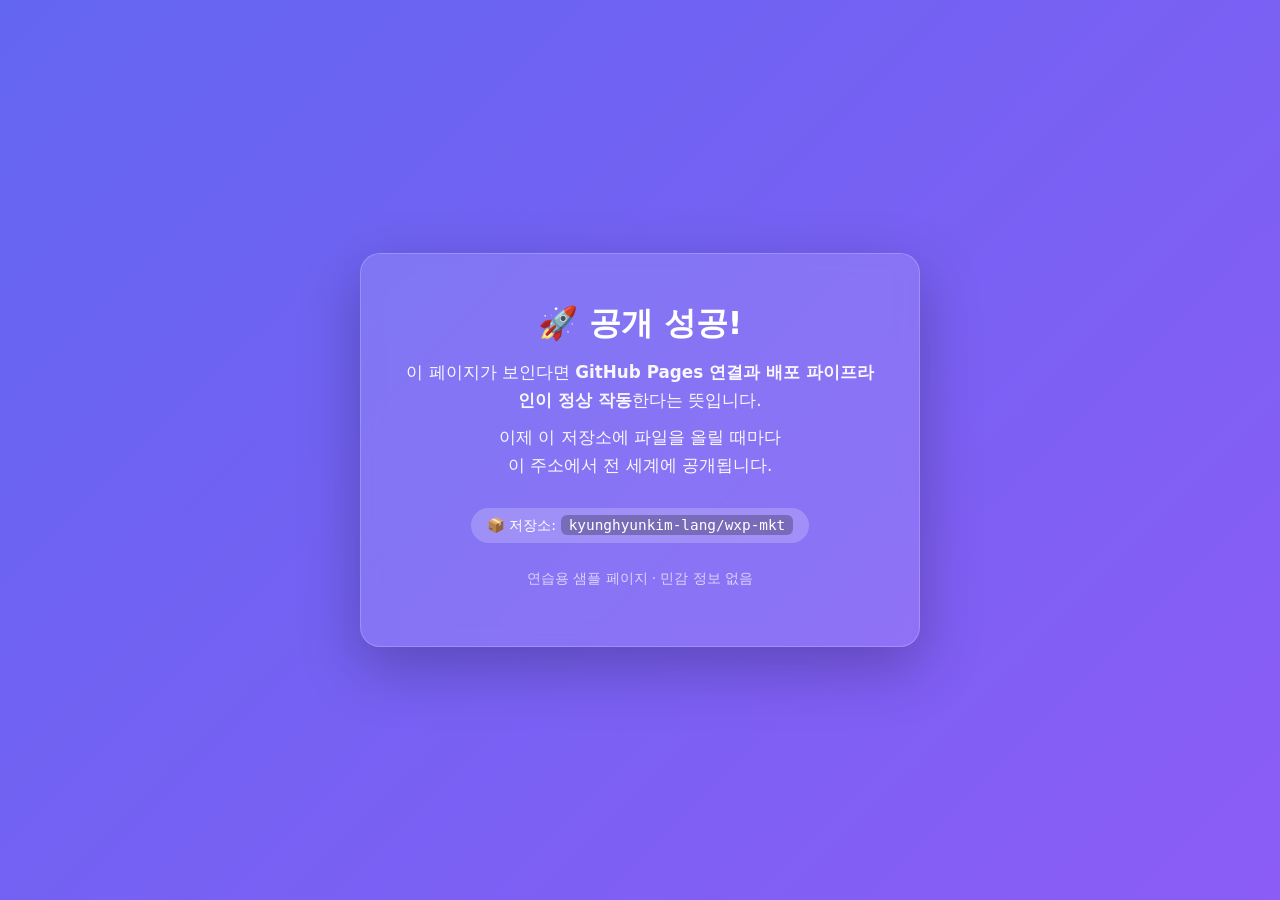
<file: index.html>
<!doctype html>
<html lang="ko">
<head>
  <meta charset="utf-8" />
  <meta name="viewport" content="width=device-width, initial-scale=1" />
  <title>wxp-mkt · 테스트 페이지</title>
  <style>
    :root { color-scheme: light dark; }
    * { box-sizing: border-box; }
    body {
      margin: 0; min-height: 100vh; display: grid; place-items: center;
      font-family: system-ui, -apple-system, "Segoe UI", "Malgun Gothic", sans-serif;
      background: linear-gradient(135deg, #6366f1 0%, #8b5cf6 100%);
      color: #fff; text-align: center; padding: 24px;
    }
    .card {
      background: rgba(255,255,255,0.12); backdrop-filter: blur(10px);
      border: 1px solid rgba(255,255,255,0.2); border-radius: 20px;
      padding: 48px 40px; max-width: 560px; width: 100%;
      box-shadow: 0 20px 60px rgba(0,0,0,0.25);
    }
    h1 { font-size: 2rem; margin: 0 0 12px; }
    p { font-size: 1.05rem; line-height: 1.7; opacity: 0.95; margin: 8px 0; }
    .badge {
      display: inline-block; margin-top: 20px; padding: 8px 16px;
      background: rgba(255,255,255,0.2); border-radius: 999px; font-size: 0.9rem;
    }
    code { background: rgba(0,0,0,0.25); padding: 2px 8px; border-radius: 6px; }
    .time { margin-top: 24px; font-size: 0.85rem; opacity: 0.7; }
  </style>
</head>
<body>
  <main class="card">
    <h1>🚀 공개 성공!</h1>
    <p>이 페이지가 보인다면 <strong>GitHub Pages 연결과 배포 파이프라인이 정상 작동</strong>한다는 뜻입니다.</p>
    <p>이제 이 저장소에 파일을 올릴 때마다<br />이 주소에서 전 세계에 공개됩니다.</p>
    <div class="badge">📦 저장소: <code>kyunghyunkim-lang/wxp-mkt</code></div>
    <p class="time">연습용 샘플 페이지 · 민감 정보 없음</p>
  </main>
</body>
</html>
</file>
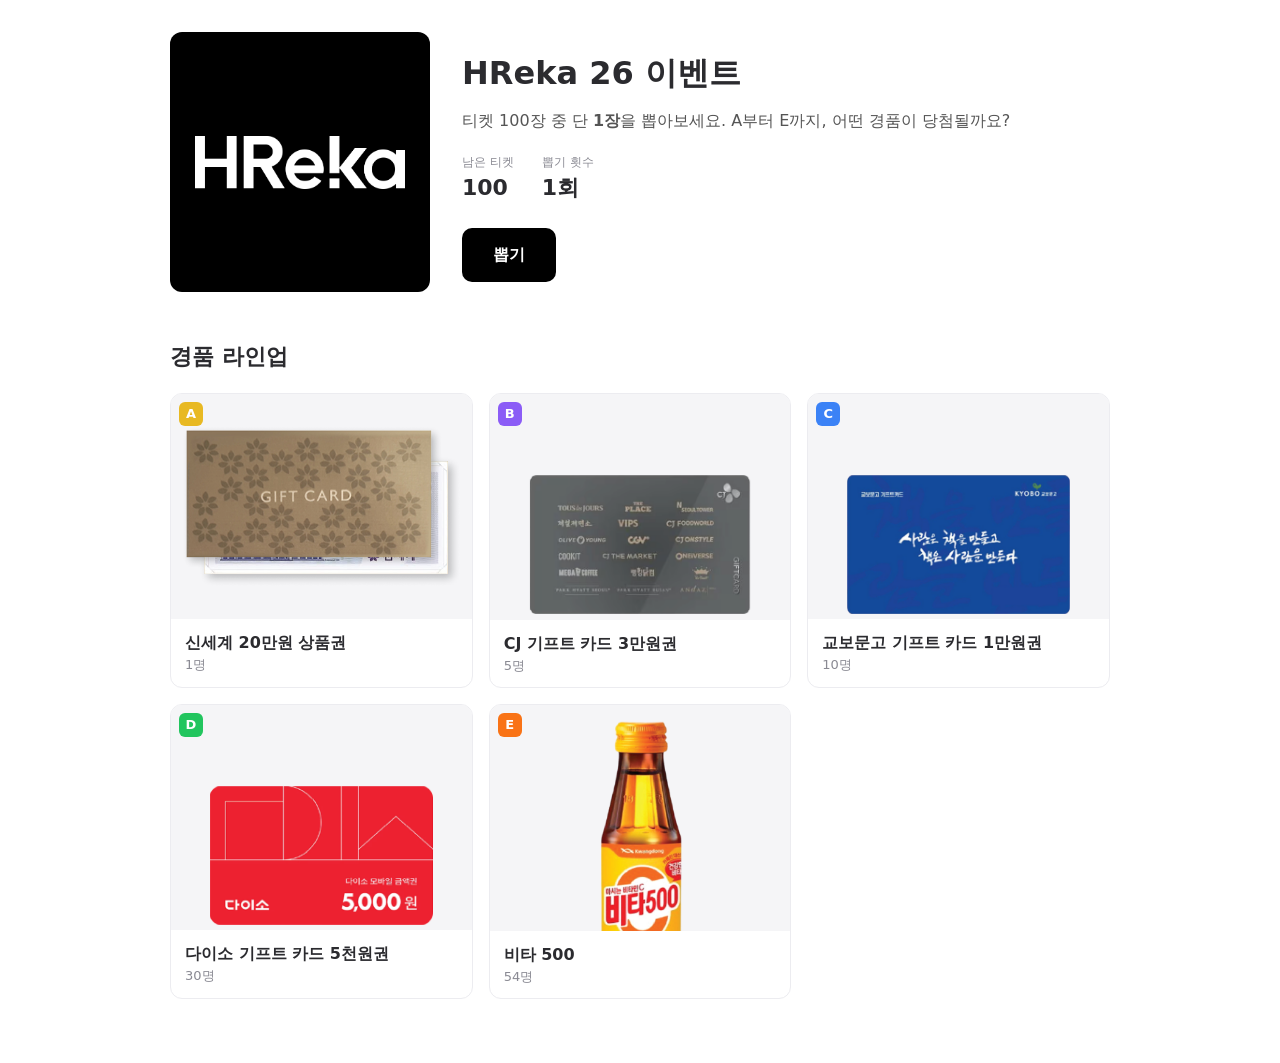
<file: kuji/index.html>
<!DOCTYPE html>
<html lang="ko">
<head>
  <meta charset="UTF-8" />
  <meta name="viewport" content="width=device-width, initial-scale=1.0" />
  <title>온라인 쿠지 — 복권 뽑기</title>
  <link rel="stylesheet" href="style.css" />
</head>
<body>
  <main class="wrap">

    <!-- ========== 1. 상품 페이지 ========== -->
    <section id="screen-product" class="screen is-active">
      <div class="product-hero">
        <div class="product-visual" aria-hidden="true">
          <div class="ticket-logo big"></div>
        </div>
        <div class="product-info">
          <h1 class="product-title">HReka 26 이벤트</h1>
          <p class="product-desc">
            티켓 100장 중 단 <strong>1장</strong>을 뽑아보세요.
            A부터 E까지, 어떤 경품이 당첨될까요?
          </p>
          <ul class="product-meta">
            <li><span>남은 티켓</span><strong id="stock-count">100</strong></li>
            <li><span>뽑기 횟수</span><strong>1회</strong></li>
          </ul>
          <button class="btn btn-primary btn-lg" id="go-select">뽑기</button>
        </div>
      </div>

      <h2 class="section-heading">경품 라인업</h2>
      <div class="prize-grid" id="prize-grid"><!-- JS로 채움 --></div>
    </section>

    <!-- ========== 2. 복권 선택 ========== -->
    <section id="screen-select" class="screen">
      <div class="select-topbar">
        <h2 class="select-title">복권 선택</h2>
        <button class="btn btn-ghost" id="back-to-product">뒤로 가기</button>
      </div>

      <div class="select-status">
        <span class="turn-badge">남은 <strong id="turns-left">1</strong>회</span>
        <span class="turn-badge">남은 복권 <strong id="stock-select">100</strong>장</span>
        <span class="select-guide">구매하실 복권을 선택해주세요.</span>
      </div>

      <ul class="notices">
        <li>※ 복권을 탭하면 선택됩니다.</li>
        <li>※ 선택하신 복권을 다시 탭하면 선택이 해제됩니다.</li>
      </ul>

      <div class="ticket-grid" id="ticket-grid" role="listbox" aria-label="복권 100장"><!-- JS로 채움 --></div>

      <div class="draw-bar">
        <span class="draw-hint" id="draw-hint">복권을 한 장 선택하세요.</span>
        <button class="btn btn-primary btn-lg" id="draw-btn" disabled>뽑기</button>
      </div>
    </section>

    <!-- ========== 3. 결과 ========== -->
    <section id="screen-result" class="screen">
      <div class="result-box">
        <p class="result-eyebrow">축하합니다! 결과는…</p>
        <div class="result-card" id="result-card">
          <span class="result-thumb" id="result-thumb"><img class="result-img" id="result-img" src="assets/prize-a.png" alt="신세계 20만원 상품권"></span>
          <span class="result-label" id="result-label">A</span>
          <span class="result-prize" id="result-prize">신세계 20만원 상품권</span>
        </div>
        <p class="result-remain">남은 복권 <strong id="stock-result">99</strong>장</p>
        <p class="result-soldout" id="result-soldout" hidden>모든 복권이 소진되었습니다! 🎉</p>
        <div class="result-actions">
          <button class="btn btn-primary btn-lg" id="draw-again-btn">한 번 더 뽑기</button>
          <button class="reset-link" id="reset-btn">처음부터</button>
        </div>
      </div>
    </section>

  </main>

  <!-- ========== 뽑기 애니메이션 오버레이 ========== -->
  <div id="draw-overlay" class="overlay" aria-hidden="true">
    <div class="overlay-inner">
      <p class="overlay-caption" id="overlay-caption">두구두구…</p>
      <div class="flip-card" id="flip-card">
        <div class="flip-face flip-front">
          <div class="ticket-logo"></div>
        </div>
        <div class="flip-face flip-back" id="flip-back">
          <span class="flip-grade" id="flip-grade">A</span>
        </div>
      </div>
      <button class="btn btn-light" id="overlay-confirm" hidden>결과 확인</button>
    </div>
  </div>

  <script src="script.js"></script>
</body>
</html>
</file>
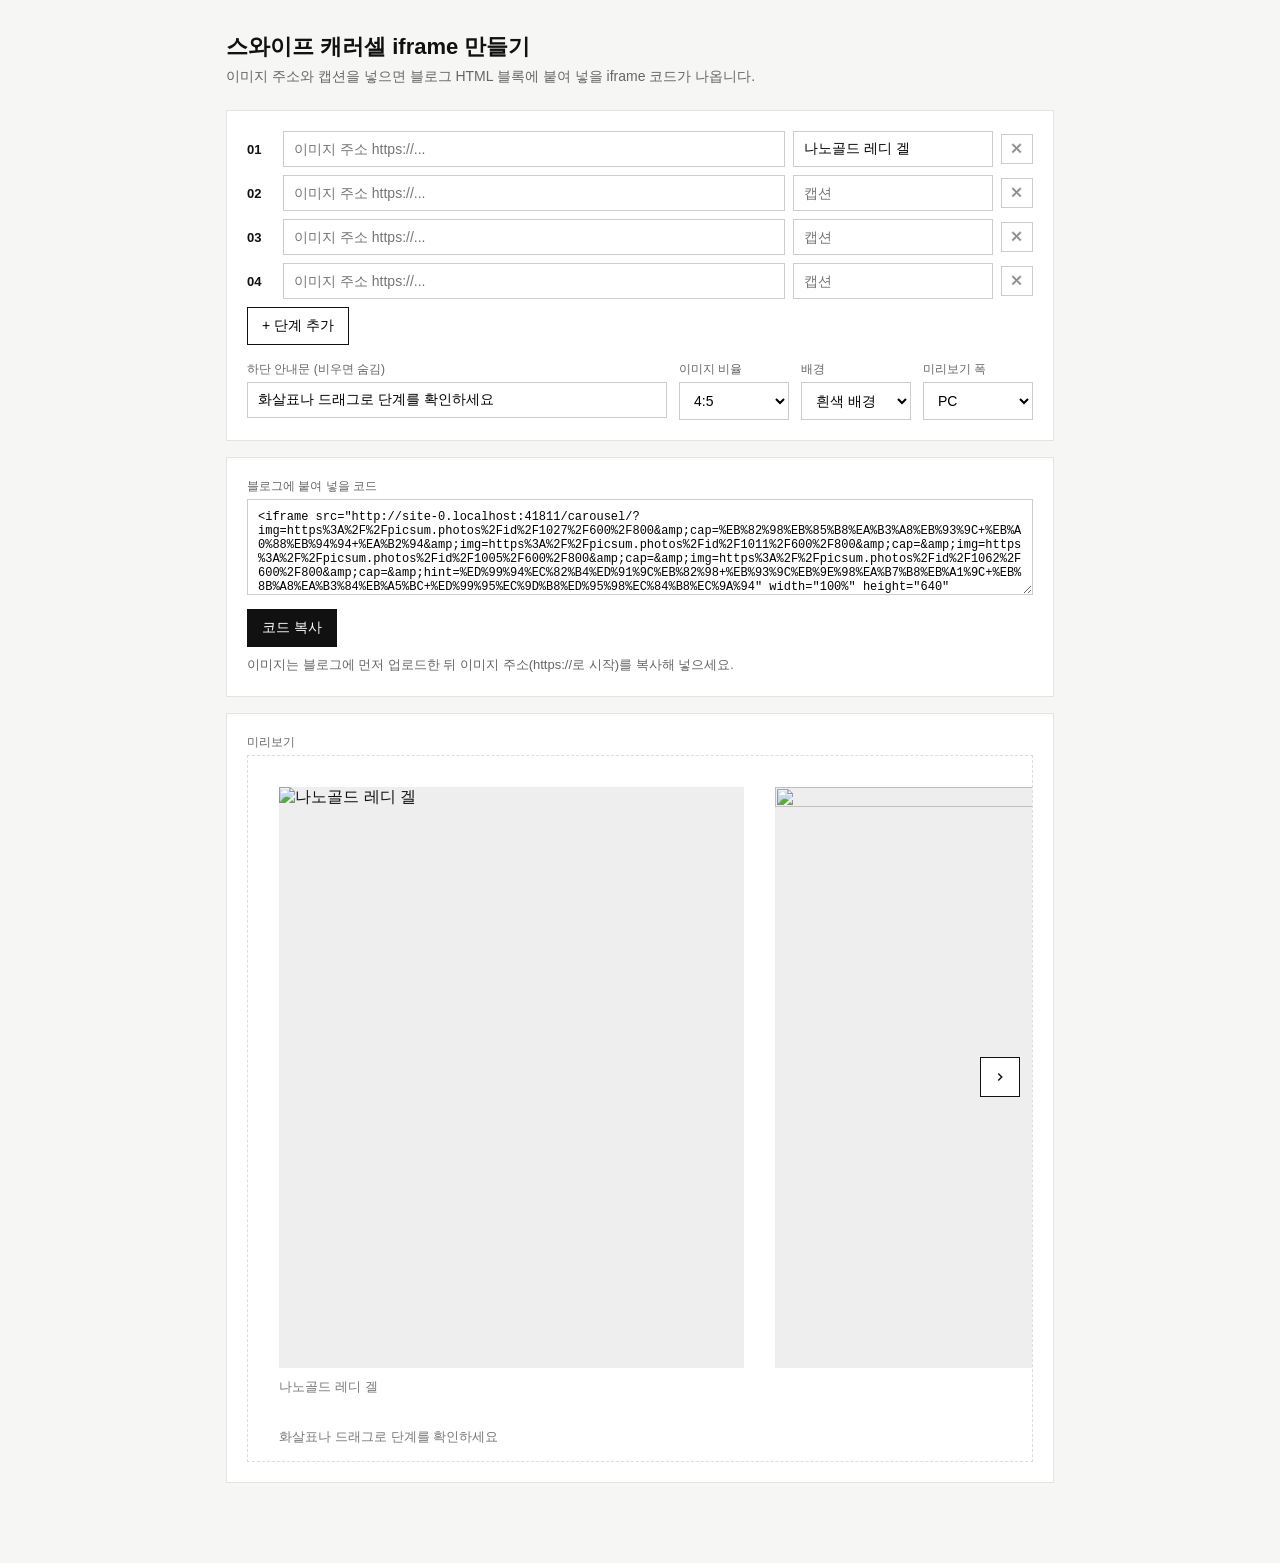
<file: carousel/make.html>
<!doctype html>
<html lang="ko">
<head>
<meta charset="utf-8">
<meta name="viewport" content="width=device-width, initial-scale=1">
<meta name="robots" content="noindex">
<title>Carousel Maker</title>
<style>
  * { box-sizing: border-box; }
  body { margin: 0; background: #f6f6f4; color: #111;
    font-family: "Pretendard", -apple-system, BlinkMacSystemFont, "Apple SD Gothic Neo", "Malgun Gothic", sans-serif; }
  main { max-width: 860px; margin: 0 auto; padding: 32px 16px 64px; }
  h1 { font-size: 22px; margin: 0 0 6px; }
  .sub { color: #666; font-size: 14px; margin: 0 0 24px; }
  .card { background: #fff; border: 1px solid #e3e3e0; padding: 20px; margin-bottom: 16px; }
  .row { display: grid; grid-template-columns: 28px 1fr 200px 32px; gap: 8px; align-items: center; margin-bottom: 8px; }
  .row b { font-size: 13px; }
  input, select { width: 100%; padding: 9px 10px; border: 1px solid #ccc; font: inherit; font-size: 14px; background: #fff; }
  button { font: inherit; font-size: 14px; padding: 9px 14px; border: 1px solid #111; background: #fff; cursor: pointer; }
  button.primary { background: #111; color: #fff; }
  .del { padding: 6px 0; border-color: #ccc; color: #888; }
  .opts { display: grid; grid-template-columns: 1fr 110px 110px 110px; gap: 12px; margin-top: 16px; }
  label { font-size: 12px; color: #666; display: block; margin-bottom: 4px; }
  textarea { width: 100%; height: 96px; font-family: Consolas, monospace; font-size: 12px; padding: 10px; border: 1px solid #ccc; resize: vertical; }
  .actions { display: flex; gap: 8px; margin-top: 10px; }
  .preview iframe { width: 100%; border: 1px dashed #ddd; display: block; background: #fff; margin: 0 auto; }
  .note { font-size: 13px; color: #666; line-height: 1.6; margin: 8px 0 0; }
  @media (max-width: 600px) {
    .row { grid-template-columns: 24px 1fr 32px; }
    .row input.cap { grid-column: 2 / 3; }
    .opts { grid-template-columns: 1fr; }
  }
</style>
</head>
<body>
<main>
  <h1>스와이프 캐러셀 iframe 만들기</h1>
  <p class="sub">이미지 주소와 캡션을 넣으면 블로그 HTML 블록에 붙여 넣을 iframe 코드가 나옵니다.</p>

  <div class="card">
    <div id="rows"></div>
    <button type="button" id="add">+ 단계 추가</button>
    <div class="opts">
      <div><label>하단 안내문 (비우면 숨김)</label><input id="hint" value="화살표나 드래그로 단계를 확인하세요"></div>
      <div><label>이미지 비율</label>
        <select id="ratio"><option>4:5</option><option>3:4</option><option>1:1</option><option>2:3</option><option>16:9</option></select></div>
      <div><label>배경</label>
        <select id="theme"><option value="">흰색 배경</option><option value="dark">검정 배경</option></select></div>
      <div><label>미리보기 폭</label>
        <select id="pvw"><option value="100%">PC</option><option value="360px">모바일</option></select></div>
    </div>
  </div>

  <div class="card">
    <label>블로그에 붙여 넣을 코드</label>
    <textarea id="code" readonly></textarea>
    <div class="actions"><button type="button" class="primary" id="copy">코드 복사</button></div>
    <p class="note">이미지는 블로그에 먼저 업로드한 뒤 이미지 주소(https://로 시작)를 복사해 넣으세요.</p>
  </div>

  <div class="card preview">
    <label>미리보기</label>
    <iframe id="pv" title="미리보기"></iframe>
  </div>
</main>

<script>
(function () {
  var base = new URL('./', location.href).href;
  var rows = document.getElementById('rows');
  var init = [['', '나노골드 레디 겔'], ['', ''], ['', ''], ['', '']];

  function addRow(img, cap) {
    var r = document.createElement('div'); r.className = 'row';
    r.innerHTML = '<b></b><input class="img" placeholder="이미지 주소 https://..."><input class="cap" placeholder="캡션"><button type="button" class="del" aria-label="삭제">✕</button>';
    r.querySelector('.img').value = img || '';
    r.querySelector('.cap').value = cap || '';
    r.querySelector('.del').onclick = function () { r.remove(); render(); };
    rows.appendChild(r);
  }
  function esc(s) { return s.replace(/&/g, '&amp;').replace(/"/g, '&quot;'); }

  var timer;
  function render() {
    var list = rows.querySelectorAll('.row');
    var p = new URLSearchParams();
    list.forEach(function (r, i) {
      r.querySelector('b').textContent = String(i + 1).padStart(2, '0');
      var img = r.querySelector('.img').value.trim();
      p.append('img', img || 'https://picsum.photos/id/' + [1027, 1011, 1005, 1062, 1043, 1050][i % 6] + '/600/800');
      p.append('cap', r.querySelector('.cap').value.trim());
    });
    var hint = document.getElementById('hint').value.trim();
    p.set('hint', hint);
    var ratio = document.getElementById('ratio').value;
    if (ratio !== '4:5') p.set('ratio', ratio);
    if (document.getElementById('theme').value === 'dark') { p.set('bg', '000000'); p.set('fg', 'ffffff'); }
    // iframe 높이를 폭에 비례시킴: 이미지가 본문 폭의 약 64%를 차지하도록 + 캡션·안내문 자리(폭의 약 10%)
    var rw = +ratio.split(':')[0], rh = +ratio.split(':')[1];
    var k = Math.round((0.64 * rh / rw + 0.1) * 1000);   // 높이/폭 × 1000
    var ar = '1000 / ' + k;
    var url = base + '?' + p.toString();
    document.getElementById('code').value =
      '<iframe src="' + esc(url) + '" width="100%" height="640" style="border:0;display:block;width:100%;height:auto;aspect-ratio:' + ar + '" loading="lazy" title="스와이프 캐러셀"></iframe>';
    clearTimeout(timer);
    timer = setTimeout(function () {
      var pv = document.getElementById('pv');
      pv.style.width = document.getElementById('pvw').value;
      pv.style.height = 'auto';
      pv.style.aspectRatio = ar;
      if (pv.getAttribute('src') !== url) pv.src = url;
    }, 300);
  }

  init.forEach(function (x) { addRow(x[0], x[1]); });
  document.getElementById('add').onclick = function () { addRow('', ''); render(); };
  document.addEventListener('input', render);
  document.addEventListener('change', render);
  document.getElementById('copy').onclick = function () {
    var t = document.getElementById('code');
    t.select();
    (navigator.clipboard ? navigator.clipboard.writeText(t.value) : Promise.reject())
      .catch(function () { document.execCommand('copy'); })
      .then(function () { var b = document.getElementById('copy'); b.textContent = '복사됨'; setTimeout(function () { b.textContent = '코드 복사'; }, 1200); });
  };
  render();
})();
</script>
</body>
</html>
</file>
<file: kuji/style.css>
/* ===== 기본 리셋 & 토큰 ===== */
:root {
  --pink: #f4a6b8;
  --pink-soft: #f9c9d5;
  --pink-deep: #e5738d;
  --ink: #2b2b2f;
  --muted: #8a8a93;
  --line: #ececf0;
  --bg: #ffffff;
  --radius: 12px;

  /* 등급 색상 */
  --g-a: #e8b923;
  --g-b: #8b5cf6;
  --g-c: #3b82f6;
  --g-d: #22c55e;
  --g-e: #f97316;
}

* { box-sizing: border-box; margin: 0; padding: 0; }

body {
  font-family: "Malgun Gothic", "Apple SD Gothic Neo", "Segoe UI", system-ui, sans-serif;
  color: var(--ink);
  background: var(--bg);
  line-height: 1.5;
  -webkit-font-smoothing: antialiased;
}

.wrap { max-width: 980px; margin: 0 auto; padding: 0 20px; }

/* ===== 화면 전환 ===== */
.screen { display: none; padding: 32px 0 64px; }
.screen.is-active { display: block; animation: fadeIn .3s ease; }
@keyframes fadeIn { from { opacity: 0; transform: translateY(6px); } to { opacity: 1; transform: none; } }

/* ===== 버튼 ===== */
.btn {
  font: inherit; font-weight: 600; cursor: pointer;
  border: 1px solid transparent; border-radius: 10px;
  padding: 10px 18px; transition: transform .08s ease, filter .15s ease, background .15s ease;
}
.btn:active { transform: translateY(1px); }
.btn-primary { background: #000000; color: #fff; }
.btn-primary:hover:not(:disabled) { background: #222222; }
.btn-primary:disabled { background: #d9d9e0; color: #fff; cursor: not-allowed; filter: none; }
.btn-ghost { background: #000000; color: #fff; font-size: 13px; padding: 8px 14px; }
.btn-light { background: #fff; color: var(--ink); border-color: var(--line); }
.btn-lg { padding: 14px 30px; font-size: 16px; }

/* ===== 상품 페이지 ===== */
.product-hero {
  display: grid; grid-template-columns: 260px 1fr; gap: 32px;
  align-items: center; margin-bottom: 48px;
}
.product-visual {
  aspect-ratio: 1; border-radius: var(--radius);
  background: #000000;
  display: grid; place-items: center;
}
.product-title { font-size: 32px; margin: 6px 0 12px; }
.product-desc { color: #555; margin-bottom: 20px; }
.product-meta { list-style: none; display: flex; gap: 28px; margin-bottom: 24px; }
.product-meta li { display: flex; flex-direction: column; }
.product-meta span { font-size: 12px; color: var(--muted); }
.product-meta strong { font-size: 22px; }

.section-heading { font-size: 22px; margin-bottom: 20px; }

/* 경품 라인업 */
.prize-grid {
  display: grid; grid-template-columns: repeat(3, 1fr); gap: 16px;
}
.prize-card {
  border: 1px solid var(--line); border-radius: var(--radius); overflow: hidden;
  display: flex; flex-direction: column;
}
.prize-thumb {
  aspect-ratio: 4/3; display: grid; place-items: center;
  position: relative; background: #f5f5f7; overflow: hidden;
}
.prize-img { width: 100%; height: 100%; object-fit: contain; padding: 10px; }
.prize-badge {
  position: absolute; top: 8px; left: 8px;
  width: 24px; height: 24px; border-radius: 6px;
  display: grid; place-items: center;
  color: #fff; font-weight: 800; font-size: 13px;
}
.prize-body { padding: 12px 14px; }
.prize-name { font-weight: 700; }
.prize-count { font-size: 13px; color: var(--muted); }

/* ===== 복권 선택 ===== */
.select-topbar {
  display: flex; align-items: center; justify-content: space-between; margin-bottom: 18px;
}
.select-title { font-size: 24px; }
.select-status { display: flex; align-items: center; gap: 14px; margin-bottom: 12px; }
.turn-badge {
  border: 1px solid var(--line); border-radius: 8px; padding: 8px 14px;
  font-size: 14px; background: #fafafb;
}
.turn-badge strong { color: var(--pink-deep); }
.select-guide { color: #555; }
.notices { list-style: none; margin-bottom: 20px; }
.notices li { color: var(--pink-deep); font-size: 12px; }

/* 티켓 그리드 */
.ticket-grid {
  display: grid; grid-template-columns: repeat(6, 1fr); gap: 14px;
}
.ticket {
  aspect-ratio: 3/2; border: none; cursor: pointer; padding: 0;
  border-radius: 6px; background: #000000;
  display: grid; place-items: center;
  position: relative; transition: transform .12s ease, box-shadow .12s ease, opacity .2s ease;
}
.ticket:hover:not(.is-drawn) { transform: translateY(-3px); box-shadow: 0 6px 14px rgba(0,0,0,.35); }
.ticket.is-selected {
  outline: 3px solid #000000; outline-offset: 2px;
  transform: translateY(-3px); box-shadow: 0 8px 18px rgba(0,0,0,.45);
}
.ticket.is-drawn { cursor: default; background: #cfcfd6; }
.ticket.is-drawn:hover { transform: none; box-shadow: none; }
.ticket.is-drawn .ticket-logo { display: none; }
.ticket-num {
  position: absolute; top: 4px; left: 6px;
  font-size: 10px; color: rgba(255,255,255,.85); font-weight: 600;
}
.ticket.is-drawn .ticket-num { color: rgba(0,0,0,.35); }
.ticket-done {
  position: absolute; inset: 0; display: grid; place-items: center;
  font-size: 26px; font-weight: 800; color: #55555f;
  border-radius: 6px;
}

/* 티켓 로고 (HReka 로고타입) */
.ticket-logo {
  width: 74%; aspect-ratio: 2377 / 600;
  background: url("assets/HReka White.png") center / contain no-repeat;
}
.ticket-logo.big { width: 210px; }

/* 뽑기 바 */
.draw-bar {
  position: sticky; bottom: 0; margin-top: 28px;
  display: flex; align-items: center; justify-content: space-between;
  gap: 16px; padding: 16px 0; background: linear-gradient(#fff0, #fff 30%);
}
.draw-hint { color: var(--muted); font-size: 14px; }

/* ===== 결과 ===== */
.result-box { text-align: center; max-width: 420px; margin: 40px auto; }
.result-eyebrow { color: var(--muted); margin-bottom: 20px; font-size: 15px; }
.result-card {
  width: 220px; aspect-ratio: 3/4; margin: 0 auto 20px; border-radius: 16px;
  display: grid; place-content: center; gap: 10px; color: #fff; padding: 20px;
  box-shadow: 0 12px 30px rgba(0,0,0,.18);
  animation: pop .5s cubic-bezier(.18,1.4,.4,1);
}
@keyframes pop { from { transform: scale(.5); opacity: 0; } to { transform: scale(1); opacity: 1; } }
.result-thumb {
  width: 150px; aspect-ratio: 1; margin: 0 auto; border-radius: 12px;
  background: #fff; overflow: hidden;
  display: grid; place-items: center;
}
.result-img { width: 100%; height: 100%; object-fit: contain; padding: 10px; }
.result-label { font-size: 22px; font-weight: 700; }
.result-prize { font-size: 15px; font-weight: 600; }
.result-remain { font-size: 14px; color: var(--muted); margin-bottom: 26px; }
.result-remain strong { color: var(--pink-deep); }
.result-soldout { font-size: 15px; font-weight: 700; color: var(--pink-deep); margin-bottom: 22px; }
.result-actions { display: flex; flex-direction: column; align-items: center; gap: 14px; }
.reset-link {
  background: none; border: none; padding: 4px; cursor: pointer;
  font-family: inherit; font-size: 13px; color: var(--muted);
  text-decoration: underline;
}
.reset-link:hover { color: var(--ink); }

/* ===== 뽑기 오버레이 ===== */
.overlay {
  position: fixed; inset: 0; z-index: 50;
  background: rgba(20,12,16,.72); backdrop-filter: blur(3px);
  display: none; place-items: center;
}
.overlay.is-open { display: grid; animation: fadeIn .2s ease; }
.overlay-inner { text-align: center; display: grid; gap: 26px; justify-items: center; }
.overlay-caption { color: #fff; font-size: 18px; letter-spacing: 2px; animation: blink 1s steps(2) infinite; }
@keyframes blink { 50% { opacity: .35; } }

/* flip 카드 */
.flip-card {
  width: 240px; aspect-ratio: 3/4; perspective: 1000px;
  position: relative; transform-style: preserve-3d;
  transition: transform .7s cubic-bezier(.4,.2,.2,1);
  transform: rotateY(0deg);
}
.flip-card.is-flipped { transform: rotateY(180deg); }
.flip-face {
  position: absolute; inset: 0; backface-visibility: hidden;
  border-radius: 16px; display: grid; place-items: center; gap: 8px;
  box-shadow: 0 14px 40px rgba(0,0,0,.4);
}
.flip-front { background: #000000; }
.flip-back {
  transform: rotateY(180deg); color: #fff; flex-direction: column;
  grid-auto-flow: row;
}
.flip-grade { font-size: 92px; font-weight: 900; line-height: 1; }

/* 반짝임 (공개 순간) */
.flip-card.is-flipped .flip-back { animation: glow 1.2s ease; }
@keyframes glow {
  0% { box-shadow: 0 14px 40px rgba(0,0,0,.4), 0 0 0 rgba(255,255,255,0); }
  40% { box-shadow: 0 14px 40px rgba(0,0,0,.4), 0 0 60px 12px rgba(255,255,255,.9); }
  100% { box-shadow: 0 14px 40px rgba(0,0,0,.4), 0 0 0 rgba(255,255,255,0); }
}
/* 고등급 강조용 스파클 */
.flip-card.rare::after {
  content: "✦ ✦ ✦"; position: absolute; top: -34px; left: 0; right: 0;
  color: #ffe27a; font-size: 22px; letter-spacing: 8px;
  animation: sparkle 1.2s ease infinite;
}
@keyframes sparkle { 0%,100% { opacity: .3; transform: translateY(0); } 50% { opacity: 1; transform: translateY(-6px); } }

/* ===== 반응형 ===== */
@media (max-width: 760px) {
  .product-hero { grid-template-columns: 1fr; }
  .prize-grid { grid-template-columns: repeat(2, 1fr); }
  .ticket-grid { grid-template-columns: repeat(4, 1fr); gap: 10px; }
}
@media (max-width: 440px) {
  .ticket-grid { grid-template-columns: repeat(3, 1fr); }
  .select-topbar { flex-direction: column; align-items: flex-start; gap: 10px; }
}
</file>
